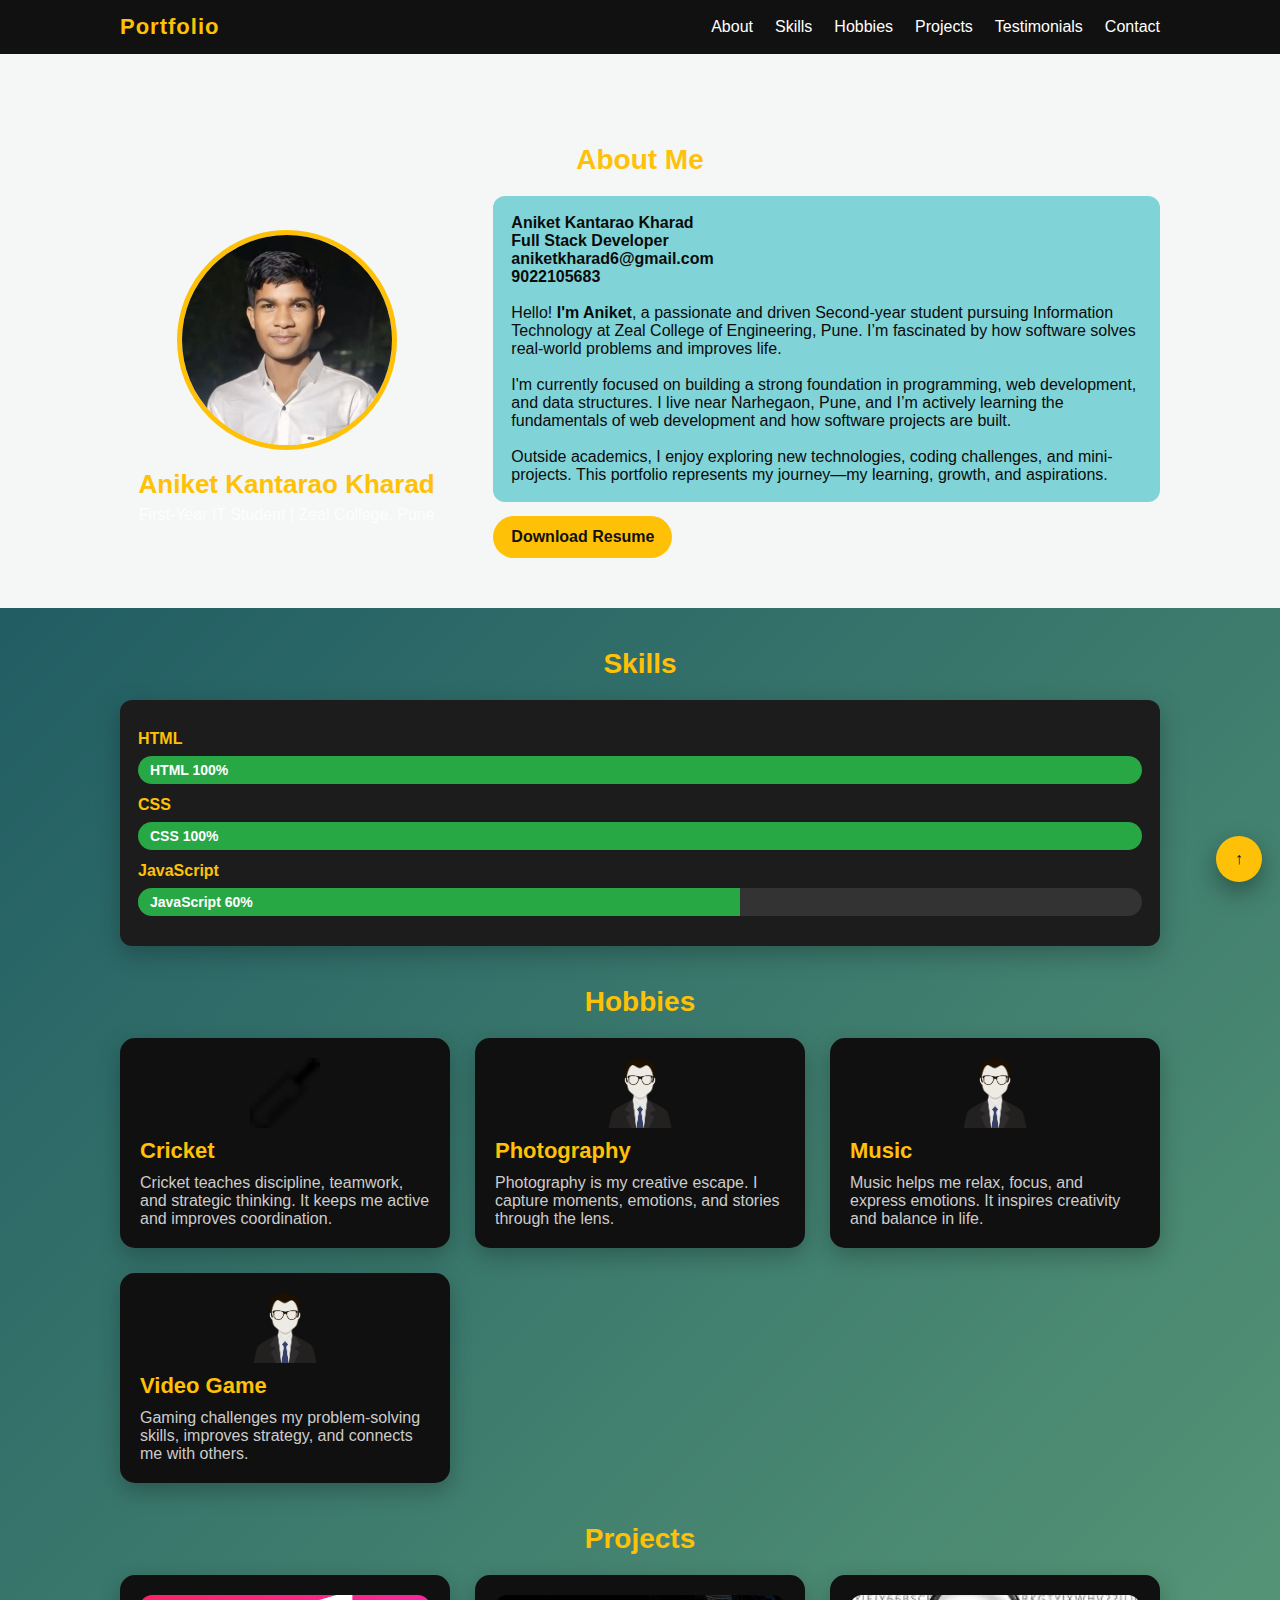
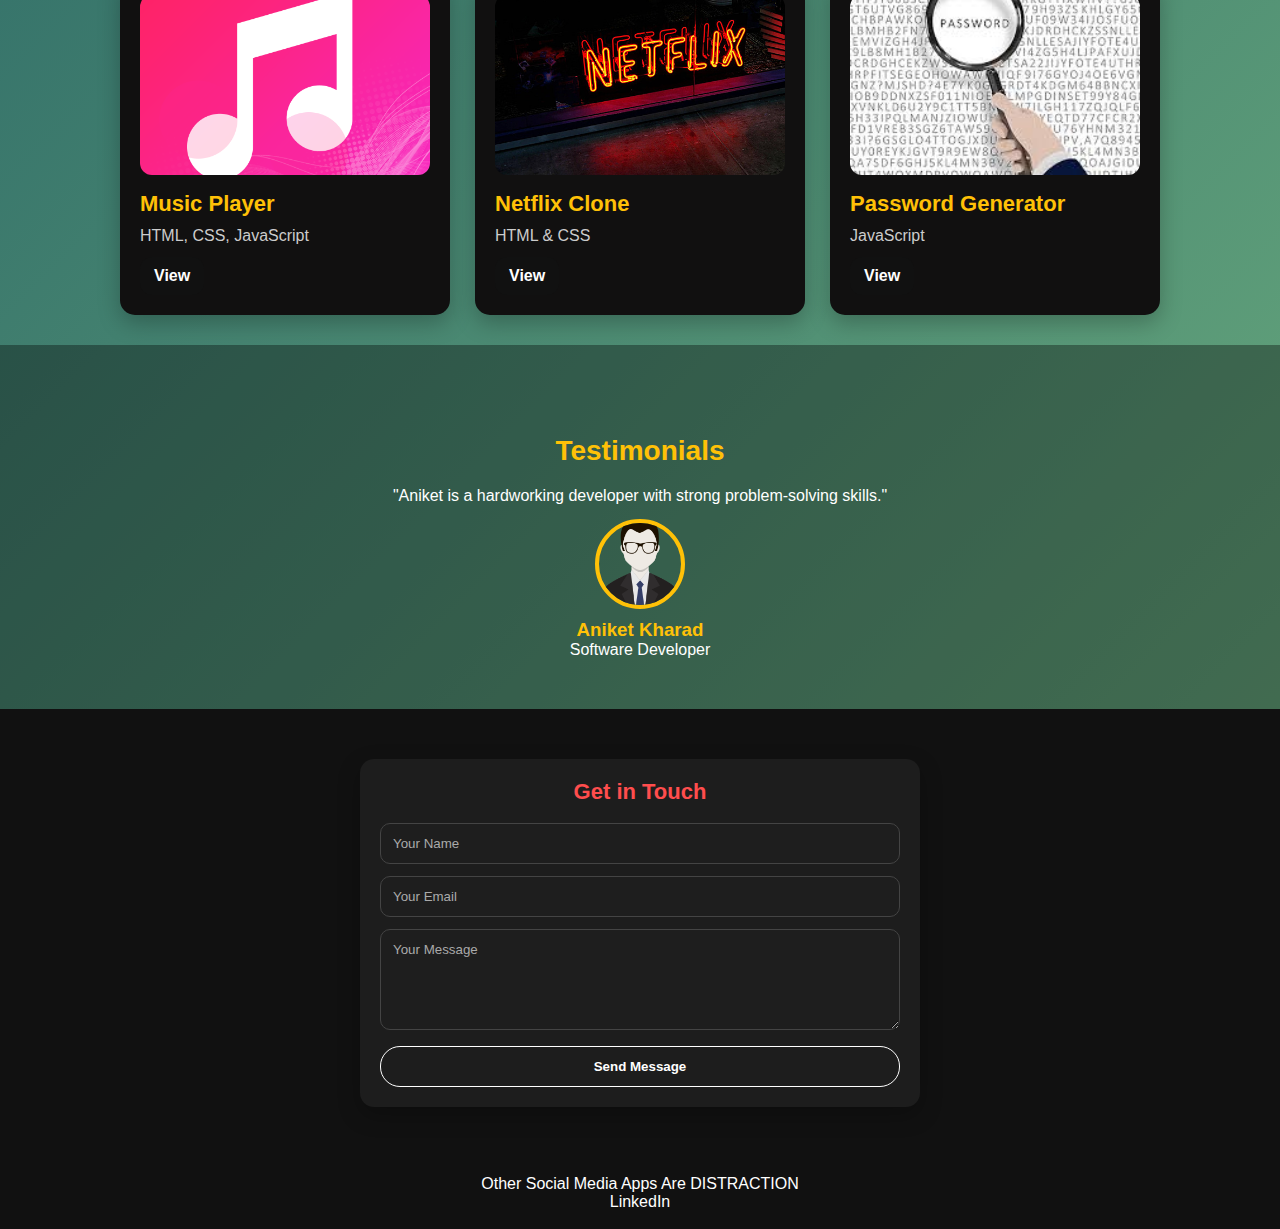
<file: Portfolio/Portfolio/index.html>
<!DOCTYPE html>
<html lang="en">
<head>
  <meta charset="utf-8" />
  <meta name="viewport" content="width=device-width, initial-scale=1" />
  <link rel="stylesheet" href="./style1.css">

 <link rel="manifest" href="./manifest.json">
  <meta name="theme-color" content="#0f172a">

  <title>Portfolio</title>
</head>

<body>

  <!-- Navbar -->
  <nav class="navbar">
    <div class="nav-container">
      <a class="logo" href="#">Portfolio</a>
      <ul class="nav-links">
        <li><a href="#About">About</a></li>
        <li><a href="#Skills">Skills</a></li>
        <li><a href="#Hobbies">Hobbies</a></li>
        <li><a href="#Projects">Projects</a></li>
        <li><a href="#Testimonials">Testimonials</a></li>
        <li><a href="#Contact">Contact</a></li>
      </ul>
    </div>
  </nav>

  <!-- About -->
  <section class="about" id="About">
    <div class="wrap">
      <h2 class="section-title">About Me</h2>

      <div class="about-content">
        <div class="about-left">
          <img src="./Pictures/aniket.jpg" class="pic" alt="Aniket Kantarao Kharad" />
          <div class="name">Aniket Kantarao Kharad</div>
          <div class="sub">First-Year IT Student | Zeal College, Pune</div>
        </div>

        <div class="about-right">
          <p>
            <b>Aniket Kantarao Kharad</b><br>
            <b>Full Stack Developer</b><br>
            <b>aniketkharad6@gmail.com</b><br>
            <b>9022105683</b><br><br>

            Hello! <b>I'm Aniket</b>, a passionate and driven Second-year student
            pursuing Information Technology at Zeal College of Engineering, Pune.
            I’m fascinated by how software solves real-world problems and improves life.
            <br><br>
            I'm currently focused on building a strong foundation in programming,
            web development, and data structures. I live near Narhegaon, Pune, and I’m
            actively learning the fundamentals of web development and how software projects are built.
            <br><br>
            Outside academics, I enjoy exploring new technologies, coding challenges, and mini-projects.
            This portfolio represents my journey—my learning, growth, and aspirations.
          </p>

          <a href="./Resume.html" class="btn btn-warning" download>Download Resume</a>
        </div>
      </div>
    </div>
  </section>

  <!-- Skills -->
  <section id="Skills">
    <div class="wrap">
      <h2 class="section-title">Skills</h2>

      <div class="skill-box">
        <div class="skill">
          <label>HTML</label>
          <div class="bar"><span style="width:100%;">HTML 100%</span></div>
        </div>

        <div class="skill">
          <label>CSS</label>
          <div class="bar"><span style="width:100%;">CSS 100%</span></div>
        </div>

        <div class="skill">
          <label>JavaScript</label>
          <div class="bar"><span style="width:60%;">JavaScript 60%</span></div>
        </div>
      </div>
    </div>
  </section>

  <!-- Hobbies -->
  <section id="Hobbies">
    <div class="wrap">
      <h2 class="section-title">Hobbies</h2>

      <div class="grid">
        <div class="card2">
          <img src="./Pictures/cricket-bat-icon.png" alt="Cricket" class="hobby-img">
          <h3>Cricket</h3>
          <p>Cricket teaches discipline, teamwork, and strategic thinking. It keeps me active and improves coordination.</p>
        </div>

        <div class="card2">
          <img src="./Pictures/dummy12.png" alt="Photography" class="hobby-img">
          <h3>Photography</h3>
          <p>Photography is my creative escape. I capture moments, emotions, and stories through the lens.</p>
        </div>

        <div class="card2">
          <img src="./Pictures/dummy12.png" alt="Music" class="hobby-img">
          <h3>Music</h3>
          <p>Music helps me relax, focus, and express emotions. It inspires creativity and balance in life.</p>
        </div>

        <div class="card2">
          <img src="./Pictures/dummy12.png" alt="Video Game" class="hobby-img">
          <h3>Video Game</h3>
          <p>Gaming challenges my problem-solving skills, improves strategy, and connects me with others.</p>
        </div>
      </div>
    </div>
  </section>

  <!-- Projects -->
  <section id="Projects">
    <div class="wrap">
      <h2 class="section-title">Projects</h2>

      <div class="grid">
        <div class="card">
          <img src="./Pictures/Musicplayer.png" alt="Music Player">
          <div class="card-body">
            <h5>Music Player</h5>
            <p>HTML, CSS, JavaScript</p>
            <a class="btn-dark" href="/Music-player-app/Aniket.html">View</a>
          </div>
        </div>

        <div class="card">
          <img src="./Pictures/download2.jpg" alt="Netflix Clone">
          <div class="card-body">
            <h5>Netflix Clone</h5>
            <p>HTML & CSS</p>
            <a class="btn-dark" href="./Image.html/image4.html">View</a>
          </div>
        </div>

        <div class="card">
          <img src="./Pictures/download1.jpg" alt="Password Generator">
          <div class="card-body">
            <h5>Password Generator</h5>
            <p>JavaScript</p>
            <a class="btn-dark" href="#">View</a>
          </div>
        </div>
      </div>
    </div>
  </section>

  <!-- Testimonials -->
  <section id="Testimonials" class="testimonials">
    <div class="wrap">
      <h2 class="section-title">Testimonials</h2>
      <p>"Aniket is a hardworking developer with strong problem-solving skills."</p>
      <img src="./Pictures/dummy12.png" class="testimonial-img" alt="">
      <h3 style="color:#ffc107; margin-top:10px;">Aniket Kharad</h3>
      <p>Software Developer</p>
    </div>
  </section>

  <!-- Contact -->
  <section id="Contact">
    <div class="wrap">
      <div class="contact-box">
        <h3>Get in Touch</h3>
        <form action="mailto:rajmore@gmail.com">
          <input type="text" placeholder="Your Name" required>
          <input type="email" placeholder="Your Email" required>
          <textarea placeholder="Your Message" rows="5"></textarea>
          <button type="submit">Send Message</button>
        </form>
      </div>
    </div>
  </section>

  <!-- Scroll to top -->
  <a href="#" class="top-btn">↑</a>

  <!-- Footer -->
  <footer>
    <p>Other Social Media Apps Are DISTRACTION</p>
    <a href="https://linkedin.com/" target="_blank">LinkedIn</a>
  </footer>


  <script>
    if ("serviceWorker" in navigator) {
  navigator.serviceWorker.register("./service-worker.js")
    .then(() => console.log("Service Worker Registered"))
    .catch((err) => console.log("SW registration failed", err));
  }

  </script>
</body>
</html>
</file>
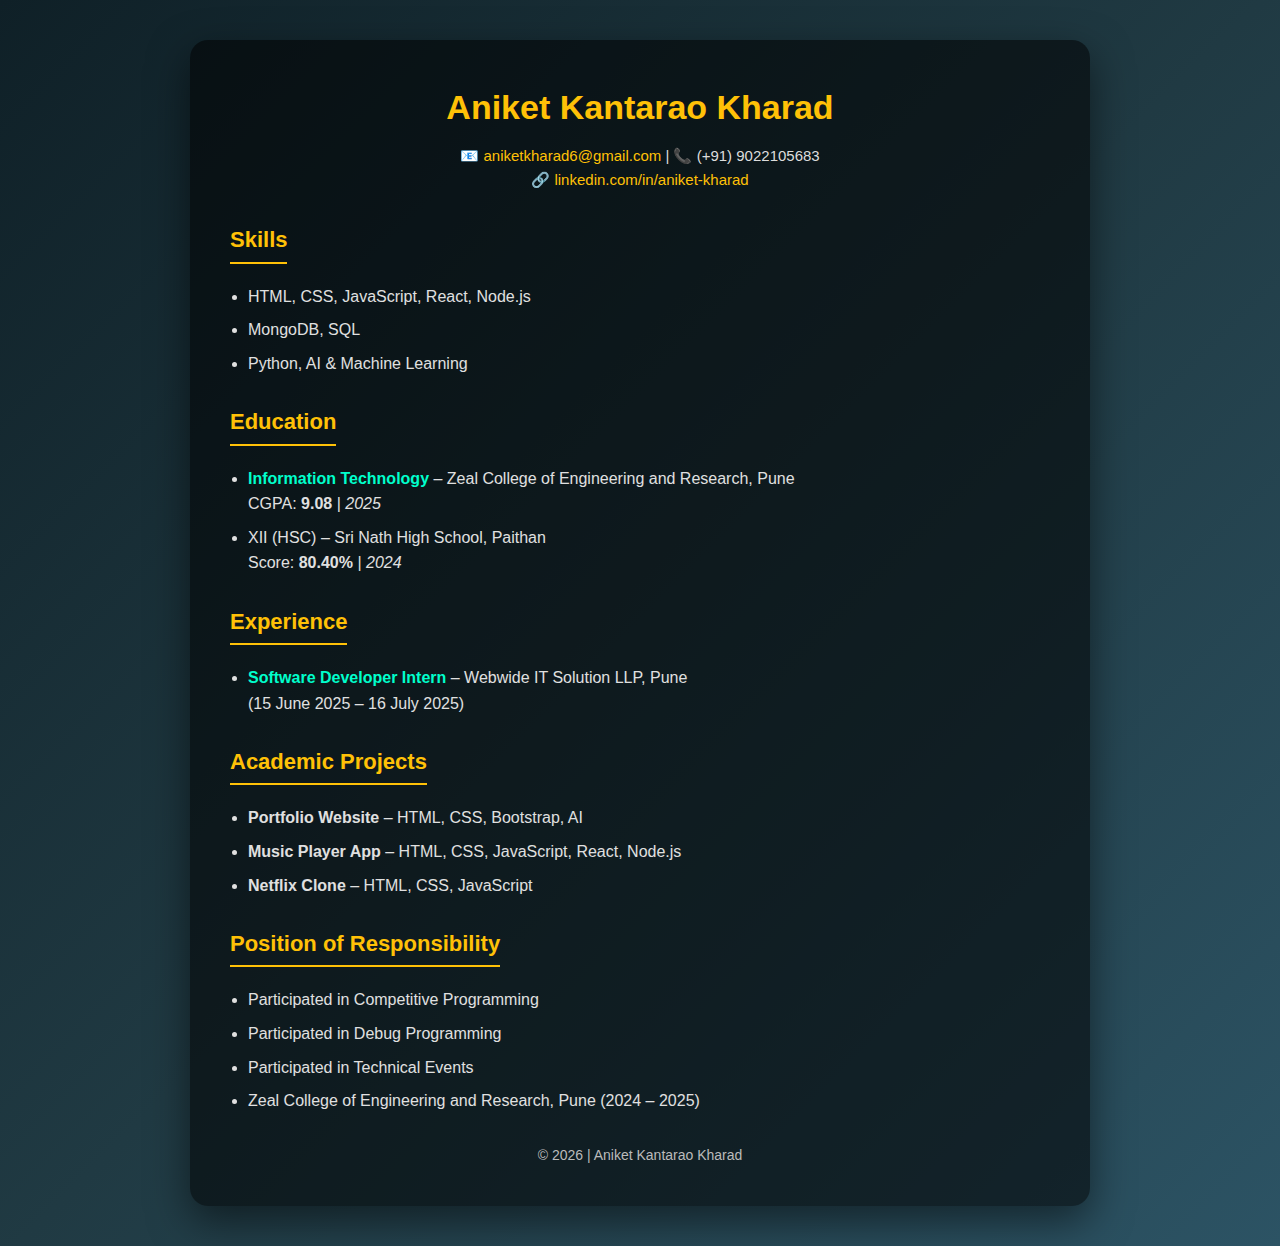
<file: Portfolio/Portfolio/Resume.html>
<!DOCTYPE html>
<html lang="en">
<head>
  <meta charset="UTF-8">
  <title>Aniket Kantarao Kharad | Resume</title>
  <meta name="viewport" content="width=device-width, initial-scale=1.0">

  <style>
    * {
      margin: 0;
      padding: 0;
      box-sizing: border-box;
      font-family: "Poppins", sans-serif;
    }

    body {
      background: linear-gradient(135deg, #0f2027, #203a43, #2c5364);
      color: #ffffff;
      line-height: 1.6;
    }

    .resume {
      max-width: 900px;
      margin: 40px auto;
      background: rgba(0, 0, 0, 0.55);
      padding: 40px;
      border-radius: 18px;
      box-shadow: 0 15px 40px rgba(0,0,0,0.5);
    }

    h1 {
      color: #ffc107;
      font-size: 34px;
      text-align: center;
      margin-bottom: 10px;
    }

    .contact {
      text-align: center;
      font-size: 15px;
      color: #ddd;
      margin-bottom: 30px;
    }

    .contact a {
      color: #ffc107;
      text-decoration: none;
    }

    .section {
      margin-bottom: 28px;
    }

    .section h2 {
      color: #ffc107;
      border-bottom: 2px solid #ffc107;
      display: inline-block;
      margin-bottom: 12px;
      font-size: 22px;
      padding-bottom: 4px;
    }

    ul {
      margin-left: 18px;
      margin-top: 8px;
    }

    li {
      margin-bottom: 8px;
      color: #e0e0e0;
    }

    .highlight {
      color: #00ffcc;
      font-weight: 600;
    }

    .footer {
      text-align: center;
      margin-top: 30px;
      font-size: 14px;
      color: #bbb;
    }

    @media (max-width: 600px) {
      .resume {
        padding: 25px;
        margin: 20px;
      }

      h1 {
        font-size: 26px;
      }
    }
  </style>
</head>

<body>

  <div class="resume">

    <h1>Aniket Kantarao Kharad</h1>

    <div class="contact">
      📧 <a href="mailto:aniketkharad6@gmail.com">aniketkharad6@gmail.com</a> |
      📞 (+91) 9022105683 <br>
      🔗 <a href="https://www.linkedin.com/in/aniket-kharad-85ba62332" target="_blank">
        linkedin.com/in/aniket-kharad
      </a>
    </div>

    <!-- Skills -->
    <div class="section">
      <h2>Skills</h2>
      <ul>
        <li>HTML, CSS, JavaScript, React, Node.js</li>
        <li>MongoDB, SQL</li>
        <li>Python, AI & Machine Learning</li>
      </ul>
    </div>

    <!-- Education -->
    <div class="section">
      <h2>Education</h2>
      <ul>
        <li>
          <span class="highlight">Information Technology</span> – Zeal College of Engineering and Research, Pune  
          <br>CGPA: <b>9.08</b> | <i>2025</i>
        </li>
        <li>
          XII (HSC) – Sri Nath High School, Paithan  
          <br>Score: <b>80.40%</b> | <i>2024</i>
        </li>
      </ul>
    </div>

    <!-- Experience -->
    <div class="section">
      <h2>Experience</h2>
      <ul>
        <li>
          <span class="highlight">Software Developer Intern</span> – Webwide IT Solution LLP, Pune  
          <br>(15 June 2025 – 16 July 2025)
        </li>
      </ul>
    </div>

    <!-- Projects -->
    <div class="section">
      <h2>Academic Projects</h2>
      <ul>
        <li>
          <b>Portfolio Website</b> – HTML, CSS, Bootstrap, AI  
        </li>
        <li>
          <b>Music Player App</b> – HTML, CSS, JavaScript, React, Node.js  
        </li>
        <li>
          <b>Netflix Clone</b> – HTML, CSS, JavaScript  
        </li>
      </ul>
    </div>

    <!-- Responsibility -->
    <div class="section">
      <h2>Position of Responsibility</h2>
      <ul>
        <li>Participated in Competitive Programming</li>
        <li>Participated in Debug Programming</li>
        <li>Participated in Technical Events</li>
        <li>Zeal College of Engineering and Research, Pune (2024 – 2025)</li>
      </ul>
    </div>

    <div class="footer">
      © 2026 | Aniket Kantarao Kharad
    </div>

  </div>

</body>
</html>
</file>
<file: Portfolio/Portfolio/style1.css>
/* ===== Global Styles ===== */
    * {
      margin: 0;
      padding: 0;
      box-sizing: border-box;
      font-family: "Poppins", sans-serif;
    }
body {
  background: linear-gradient(135deg,
    #134e5e,
    #71b280
  );
  color: #ffffff;
}



    /* ===== Layout Container ===== */
    .wrap {
      max-width: 1200px;
      margin: auto;
      padding: 0 80px;
    }

    @media (max-width: 768px) {
      .wrap { padding: 0 20px; }
    }

    /* ===== Navbar ===== */
    .navbar {
      background: #111;
      position: sticky;
      top: 0;
      z-index: 100;
    }

    .nav-container {
      max-width: 1200px;
      margin: auto;
      padding: 14px 80px;
      display: flex;
      align-items: center;
      justify-content: space-between;
    }

    @media (max-width: 768px) {
      .nav-container { padding: 14px 20px; flex-direction: column; gap: 10px; }
    }

    .logo {
      color: #ffc107;
      font-weight: 800;
      letter-spacing: 1px;
      text-decoration: none;
      font-size: 22px;
    }

    .nav-links {
      list-style: none;
      display: flex;
      gap: 22px;
      flex-wrap: wrap;
      justify-content: center;
    }

    .nav-links a {
      color: #fff;
      text-decoration: none;
      font-weight: 500;
    }

    .nav-links a:hover { color: #ffc107; }

    /* ===== Section Titles ===== */
    .section-title {
      text-align: center;
      color: #ffc107;
      margin: 40px 0 20px;
      font-weight: 800;
      font-size: 28px;
    }

    /* ===== About Section ===== */
    .about {
      background-color: #f4f7f5;
      padding: 50px 0;
    }

    .about-content {
      display: flex;
      gap: 40px;
      align-items: center;
      flex-wrap: wrap;
    }

    .about-left {
      flex: 1;
      min-width: 260px;
      text-align: center;
    }

    .about-right {
      flex: 2;
      min-width: 280px;
      color: #ffffff;
      text-align: left;
    }

    .pic {
      width: 220px;
      height: 220px;
      object-fit: cover;
      border-radius: 50%;
      border: 5px solid #ffc107;
      margin-bottom: 15px;
    }

    @media (max-width: 768px) {
      .pic { width: 150px; height: 150px; }
      .about-right { text-align: center; }
    }

    .name {
      color: #ffc107;
      font-size: 26px;
      margin-bottom: 6px;
      font-weight: 800;
    }

    .sub {
      color: rgba(255,255,255,0.8);
      font-size: 16px;
    }

    .about-right p {
      color: #0b0b0b;
      background: rgba(107, 204, 209, 0.85);
      padding: 18px;
      border-radius: 12px;
    }

    .btn {
      display: inline-block;
      padding: 12px 18px;
      border-radius: 25px;
      text-decoration: none;
      font-weight: 700;
      margin-top: 14px;
      transition: 0.2s ease;
    }

    .btn-warning {
      background: #ffc107;
      color: #111;
    }

    .btn-warning:hover {
      transform: translateY(-2px);
      filter: brightness(1.05);
    }

    /* ===== Skills ===== */
    .skill-box {
      background: #1c1c1c;
      border-radius: 12px;
      padding: 18px;
      box-shadow: 0 8px 24px rgba(0,0,0,0.25);
      margin-bottom: 20px;
    }

    .skill {
      margin: 12px 0;
    }

    .skill label {
      display: block;
      margin-bottom: 8px;
      font-weight: 700;
      color: #ffc107;
    }

    .bar {
      background: #333;
      border-radius: 20px;
      overflow: hidden;
    }

    .bar span {
      display: block;
      height: 28px;
      background: #28a745;
      color: #fff;
      font-weight: 700;
      padding-left: 12px;
      line-height: 28px;
      font-size: 14px;
    }

    /* ===== Cards Grid (Hobbies + Projects) ===== */
    .grid {
      display: grid;
      grid-template-columns: repeat(auto-fit, minmax(280px, 1fr));
      gap: 25px;
      margin-bottom: 30px;
    }

    .card2, .card {
      background: #111010;
      border-radius: 15px;
      padding: 20px;
      overflow: hidden;
      transition: transform 0.25s ease, box-shadow 0.25s ease;
      box-shadow: 0 8px 22px rgba(0,0,0,0.25);
    }

    .card2:hover, .card:hover {
      transform: translateY(-8px);
      box-shadow: 0px 10px 25px rgba(255, 193, 7, 0.25);
    }

    .card2 h3, .card h3, .card h5 {
      color: #ffc107;
      margin-top: 10px;
      font-size: 22px;
    }

    .card2 p, .card p {
      color: #cccccc;
      margin-top: 10px;
    }

    .hobby-img {
      width: 70px;
      height: 70px;
      object-fit: contain;
      margin: 0 auto;
      display: block;
    }

    /* ===== Projects Cards ===== */
    .card img {
      width: 100%;
      height: 180px;
      object-fit: cover;
      border-radius: 12px;
    }

    .card-body {
      margin-top: 12px;
    }

    .btn-dark {
      background: #111;
      color: #fff;
      margin-top: 12px;
      border-radius: 12px;
      padding: 10px 14px;
      display: inline-block;
      text-decoration: none;
      font-weight: 700;
    }

    .btn-dark:hover { color: #ffc107; }

    /* ===== Testimonials ===== */
    .testimonials {
      background: rgba(0,0,0,0.35);
      padding: 50px 0;
      text-align: center;
    }

    .testimonial-img {
      width: 90px;
      height: 90px;
      border-radius: 50%;
      border: 4px solid #ffc107;
      object-fit: cover;
      margin: 14px auto 0;
      display: block;
    }

    /* ===== Contact ===== */
    #Contact {
      background: #111;
      padding: 50px 0;
    }

    .contact-box {
      max-width: 560px;
      margin: auto;
      padding: 20px;
      border-radius: 14px;
      background: rgba(255,255,255,0.05);
      box-shadow: 0 8px 22px rgba(0,0,0,0.25);
    }

    .contact-box h3 {
      text-align: center;
      color: #ff4d4d;
      margin-bottom: 18px;
      font-size: 22px;
      font-weight: 800;
    }

    input, textarea {
      width: 100%;
      padding: 12px;
      margin-bottom: 12px;
      border-radius: 10px;
      background-color: #1e1e1e;
      color: #ffffff;
      border: 1px solid #444;
      outline: none;
    }

    input::placeholder, textarea::placeholder { color: #aaa; }

    button {
      width: 100%;
      border: 1px solid #fff;
      background: transparent;
      color: #fff;
      padding: 12px;
      border-radius: 20px;
      font-weight: 800;
      cursor: pointer;
      transition: 0.2s ease;
    }

    button:hover {
      border-color: #ffc107;
      color: #ffc107;
      transform: translateY(-1px);
    }

    /* ===== Scroll to top ===== */
    .top-btn {
      position: fixed;
      right: 18px;
      bottom: 18px;
      width: 46px;
      height: 46px;
      border-radius: 50%;
      background: #ffc107;
      color: #111;
      display: grid;
      place-items: center;
      text-decoration: none;
      font-weight: 900;
      box-shadow: 0 10px 25px rgba(0,0,0,0.35);
    }

    /* ===== Footer ===== */
    footer {
      background: #111;
      text-align: center;
      padding: 18px 0;
      color: #fff;
    }

    footer a {
      color: #fff;
      text-decoration: none;
      margin: 0 10px;
    }

    footer a:hover { color: #ffc107; }
</file>
